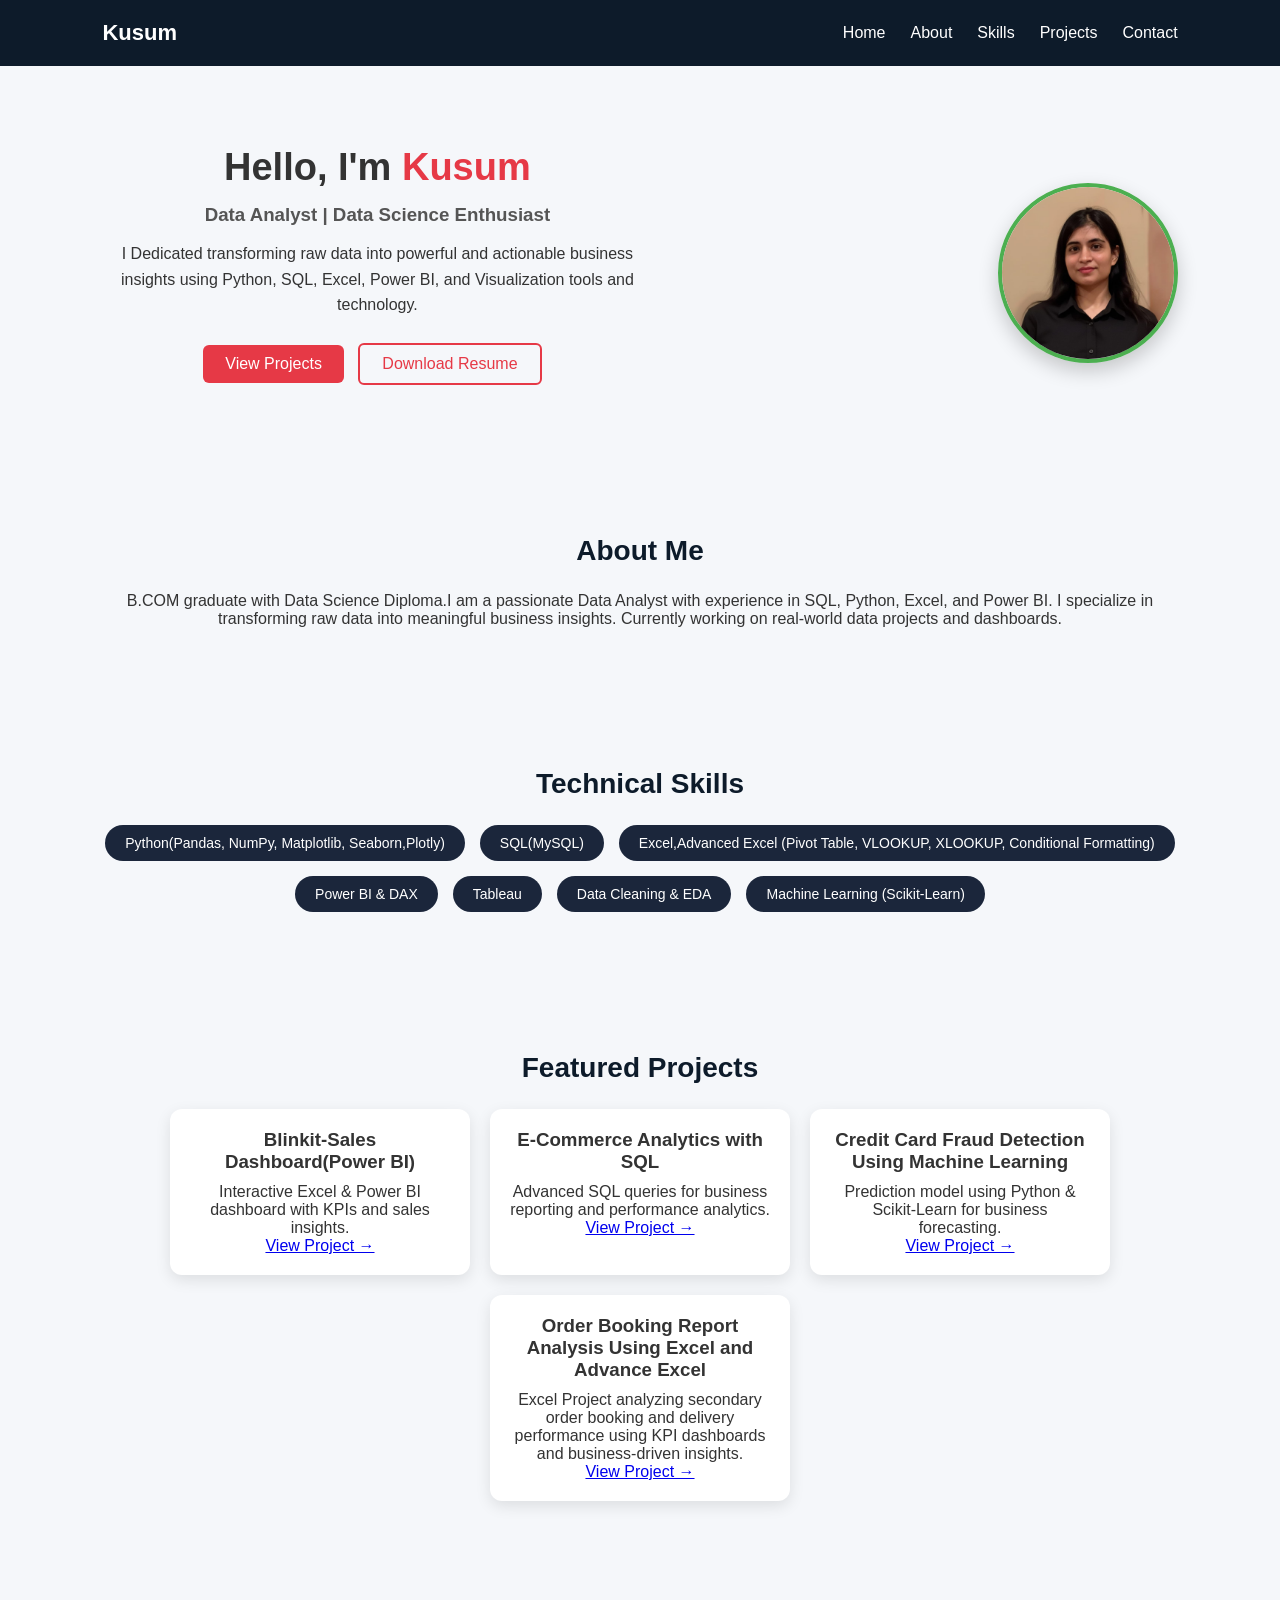
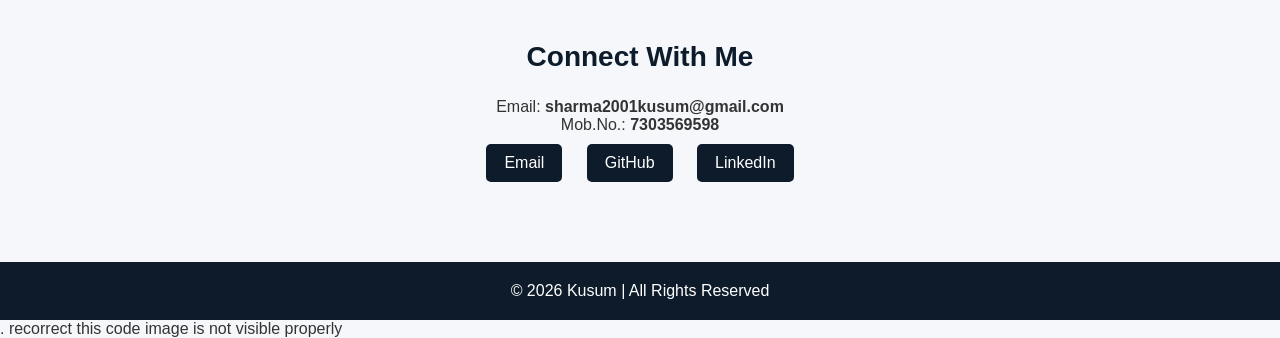
<file: index.html>
<!DOCTYPE html>
<html lang="en">
<head>
<meta charset="UTF-8">
<meta name="viewport" content="width=device-width, initial-scale=1.0">
<title>Kusum | Data Analyst</title>

<style>
*{
  margin:0;
  padding:0;
  box-sizing:border-box;
  font-family: 'Segoe UI', sans-serif;
}

body{
  background:#f5f7fa;
  color:#333;
  scroll-behavior:smooth;
}

/* NAVBAR */
header{
  display:flex;
  justify-content:space-between;
  align-items:center;
  padding:20px 8%;
  background:#0d1b2a;
  position:sticky;
  top:0;
  z-index:1000;
}

.logo{
  font-size:22px;
  font-weight:bold;
  color:white;
}

nav ul{
  list-style:none;
  display:flex;
  gap:25px;
}

nav a{
  color:white;
  text-decoration:none;
  transition:0.3s;
  font-weight:500;
}

nav a:hover{
  color:#e63946;
}

/* HERO */
.hero{
  display:flex;
  align-items:center;
  justify-content:space-between;
  padding:80px 8%;
  flex-wrap:wrap;
}

.hero-text{
  max-width:550px;
}

.hero-text h1{
  font-size:38px;
}

.hero-text h1 span{
  color:#e63946;
}

.hero-text h3{
  margin:15px 0;
  color:#555;
}

.hero-text p{
  margin-bottom:25px;
  line-height:1.6;
}

/* NEW PROFILE STYLE */
.profile{
  text-align:center;
  margin-top:20px;
}

.profile img{
  width:180px;
  height:180px;
  border-radius:50%;
  object-fit:cover;
  border:4px solid #4CAF50;
  box-shadow:0 8px 20px rgba(0,0,0,0.2);
}

/* BUTTONS */
.btn{
  display:inline-block;
  padding:10px 22px;
  margin-right:10px;
  background:#e63946;
  color:white;
  text-decoration:none;
  border-radius:6px;
  transition:0.3s;
  font-weight:500;
}

.btn:hover{
  background:#c1121f;
}

.btn-outline{
  background:transparent;
  border:2px solid #e63946;
  color:#e63946;
}

.btn-outline:hover{
  background:#e63946;
  color:white;
}

/* SECTIONS */
section{
  padding:70px 8%;
  text-align:center;
}

section h2{
  font-size:28px;
  margin-bottom:25px;
  color:#0d1b2a;
}

/* SKILLS */
.skills-grid{
  display:flex;
  justify-content:center;
  flex-wrap:wrap;
  gap:15px;
}

.skills-grid div{
  background:#1b263b;
  color:white;
  padding:10px 20px;
  border-radius:20px;
  font-size:14px;
  transition:0.3s;
}

.skills-grid div:hover{
  background:#e63946;
}

/* PROJECTS */
.projects-container{
  display:flex;
  justify-content:center;
  flex-wrap:wrap;
  gap:20px;
}

.project-card{
  background:white;
  padding:20px;
  width:300px;
  border-radius:12px;
  box-shadow:0 5px 15px rgba(0,0,0,0.1);
  transition:0.3s;
}

.project-card:hover{
  transform:translateY(-8px);
}

.project-card h3{
  margin-bottom:10px;
}

.project-btn{
  display:inline-block;
  margin-top:12px;
  text-decoration:none;
  color:#e63946;
  font-weight:bold;
}

/* CONTACT */
.contact-links a{
  display:inline-block;
  margin:10px;
  text-decoration:none;
  color:white;
  background:#0d1b2a;
  padding:10px 18px;
  border-radius:5px;
  transition:0.3s;
}

.contact-links a:hover{
  background:#e63946;
}

footer{
  background:#0d1b2a;
  color:white;
  padding:20px;
  text-align:center;
}
</style>
</head>

<body>

<header>
  <div class="logo">Kusum</div>
  <nav>
    <ul>
      <li><a href="#home">Home</a></li>
      <li><a href="#about">About</a></li>
      <li><a href="#skills">Skills</a></li>
      <li><a href="#projects">Projects</a></li>
      <li><a href="#contact">Contact</a></li>
    </ul>
  </nav>
</header>

<!-- HERO -->
<section id="home" class="hero">
  <div class="hero-text">
    <h1>Hello, I'm <span>Kusum </span></h1>
    <h3>Data Analyst | Data Science Enthusiast</h3>
    <p>
      I Dedicated transforming raw data into powerful and actionable business insights 
      using Python, SQL, Excel, Power BI, and Visualization tools and technology.
    </p>

    <a href="#projects" class="btn">View Projects</a>

    <!-- ADD RESUME FILE HERE -->
    <a href="C:\Portfolio\kusum_data_analyst_cv.pdf"download class="btn btn-outline">
      Download Resume
    </a>
  </div>

  <!-- ADD IMAGE HERE (PROFILE PHOTO) -->
  <div class="profile">
    <img src="images/profile.jpeg"alt="Kusum Profile Photo">
  </div>

</section>

<!-- ABOUT -->
<section id="about">
  <h2>About Me</h2>
  <p>
    B.COM graduate with Data Science Diploma.I am a passionate Data Analyst with experience in SQL, Python, Excel, and Power BI.
    I specialize in transforming raw data into meaningful business insights.
    Currently working on real-world data projects and dashboards.
  </p>
</section>

<!-- SKILLS -->
<section id="skills">
  <h2>Technical Skills</h2>
  <div class="skills-grid">
    <div>Python(Pandas, NumPy, Matplotlib, Seaborn,Plotly)</div>
    <div>SQL(MySQL)</div>
    <div>Excel,Advanced Excel (Pivot Table, VLOOKUP, XLOOKUP, Conditional Formatting)</div>
    <div>Power BI & DAX</div>
    <div>Tableau</div>
    <div>Data Cleaning & EDA</div>
    <div>Machine Learning (Scikit-Learn)</div>
  </div>
</section>

<!-- PROJECTS -->
<section id="projects">
  <h2>Featured Projects</h2>

  <div class="projects-container">
    <div class="project-card">
      <h3>Blinkit-Sales Dashboard(Power BI)</h3>
      <p>Interactive Excel & Power BI dashboard with KPIs and sales insights.</p>
      <a href="https://github.com/Kusum-0001/Blinkit-sales-dasboard-powerbi-" target="_blank">
View Project →
</a>
    </div>

    <div class="project-card">
      <h3>E-Commerce Analytics with SQL</h3>
      <p>Advanced SQL queries for business reporting and performance analytics.</p>
      <a href="https://github.com/Kusum-0001/E-Commerce-analytics-with-SQL" target="_blank">
View Project →
</a> 
    </div>

    <div class="project-card">
      <h3>Credit Card Fraud Detection Using Machine Learning </h3>
      <p>Prediction model using Python & Scikit-Learn for business forecasting.</p>
      <a href="https://github.com/Kusum-0001/Credit-care-fraud-detection-ML-project" target="_blank">
View Project →
</a>
    </div>

      <div class="project-card">
      <h3>Order Booking Report Analysis Using Excel and Advance Excel</h3>
      <p>Excel Project analyzing secondary order booking and delivery performance using KPI dashboards and business-driven insights.</p>
      <a href="https://github.com/Kusum-0001/Order-Booking-Report" target="_blank">
View Project →
</a>
    </div>
  </div>
</section>

<!-- CONTACT -->
<section id="contact">
  <h2>Connect With Me</h2>
  <p>Email: <strong>sharma2001kusum@gmail.com</strong></p>
  <p>Mob.No.: <strong>7303569598</strong></p>

  <div class="contact-links">
    <a href="mailto:sharma2001kusum@gmail.com">Email</a>
    <a href="https://github.com/Kusum-0001" target="_blank">GitHub</a>
    <a href="https://www.linkedin.com/in/kusum-472b93370/" target="_blank">LinkedIn</a>
  </div>
</section>

<footer>
  <p>© 2026 Kusum | All Rights Reserved</p>
</footer>
<script>
document.addEventListener("contextmenu", function(e){
  e.preventDefault();
});
</script>

</body>
</html>  . recorrect this code image is not visible properly
</file>
